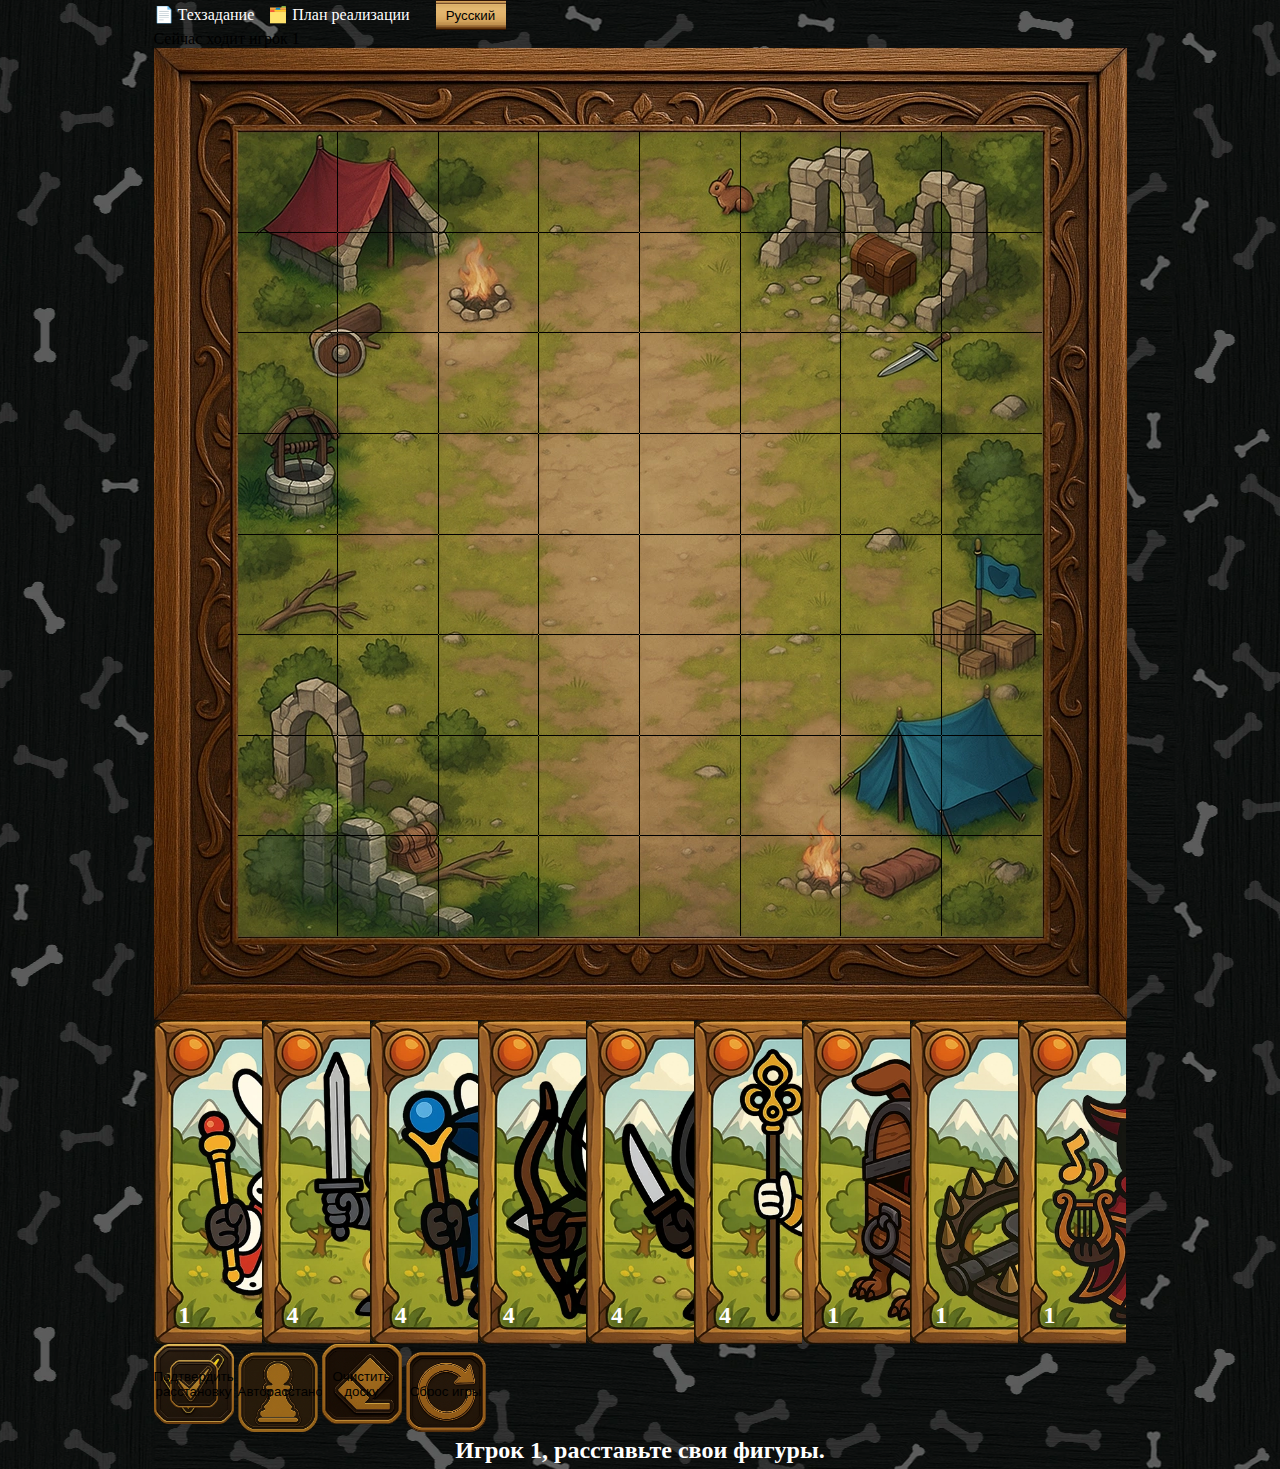
<file: index.html>
<!DOCTYPE html>
<html lang="ru">
<head>
	<meta charset="UTF-8">
	<title data-i18n="title">Not Chess v0.1</title>

	<!-- Подключение библиотеки jQuery для удобной работы с DOM и событиями -->
	<script src="https://code.jquery.com/jquery-3.6.0.min.js"></script>

	<script>
		const BOARD_SIZE = 8; // глобальная константа BOARD_SIZE для задания размеров доски
    document.documentElement.style.setProperty('--board-size', BOARD_SIZE);
    const HIDDEN_SYMBOL = '❓'; // символ для скрытия фигуры
    
    $(document).ready(function() {
      document.documentElement.style.setProperty('--doc-width', $(document.documentElement).width() +'px');
    });
    
    window.onload = function() {
      document.documentElement.style.setProperty('--doc-width', $(document.documentElement).width() +'px');
    };
    
    window.onresize = function() {
      document.documentElement.style.setProperty('--doc-width', $(document.documentElement).width() +'px');
    };
    
	</script>

	<!-- Подключение CSS стилей игры -->
	<link rel="stylesheet" href="style.css">
</head>
<body>
	<!-- <h1 data-i18n="title">Not Chess v0.1</h1> -->

	<div id="docs-links">
		<a href="docs.html" target="_blank" data-i18n="link_docs">📄 Техзадание</a>
		<a href="plan.html" target="_blank" data-i18n="link_plan">🗂️ План реализации</a>
    <select id="language-select">
      <option value="ru">Русский</option>
      <option value="en">English</option>
    </select>
	</div>

	<div id="current-player-display" data-i18n="player_moves">Сейчас ходит игрок 1</div>

	<div id="board"></div>
	
	<div id="inventory"></div>
	
	<div id="controls">
		<button id="confirm-placement-button" data-i18n="button_confirm">Подтвердить расстановку</button>
		<button id="auto-place-button" data-i18n="button_auto">Авторасстановка</button>
		<button id="clear-board-button" data-i18n="button_clear">Очистить доску</button>
		<button id="reset-button" data-i18n="button_reset">Сброс игры</button>
	</div>
	
	<div id="status" data-i18n="just_start">Статус: ждём начала</div>
	
	<div id="end-screen" style="display: none;">
		<h2 id="end-message" data-i18n="end_message">Игра окончена</h2>
		<button id="start-new-game-button" data-i18n="start_new_game">Начать заново</button>
	</div>

	<!-- data.js: содержит данные и конфигурацию фигур -->
	<script src="data.js"></script>

	<!-- lang.js: переводы и смена языка -->
	<script src="lang.js"></script>

	<!-- logic_setup.js: реализует игровую механику и правила (фаза расстановки) -->
	<script src="logic_setup.js"></script>
	
	<!-- logic_battle.js: реализует игровую механику и правила (фаза боя) -->
	<script src="logic_battle.js"></script>
	
	<!-- logic_end.js: реализует игровую механику и правила (фаза окончания игры) -->
	<script src="logic_end.js"></script>

	<!-- ui.js: отвечает за отображение элементов интерфейса и взаимодействие с DOM -->
	<script src="ui.js"></script>

	<!-- main.js: инициализирует игру, управляет фазами и обработкой событий -->
	<script src="main.js"></script>
</body>
</html>
</file>
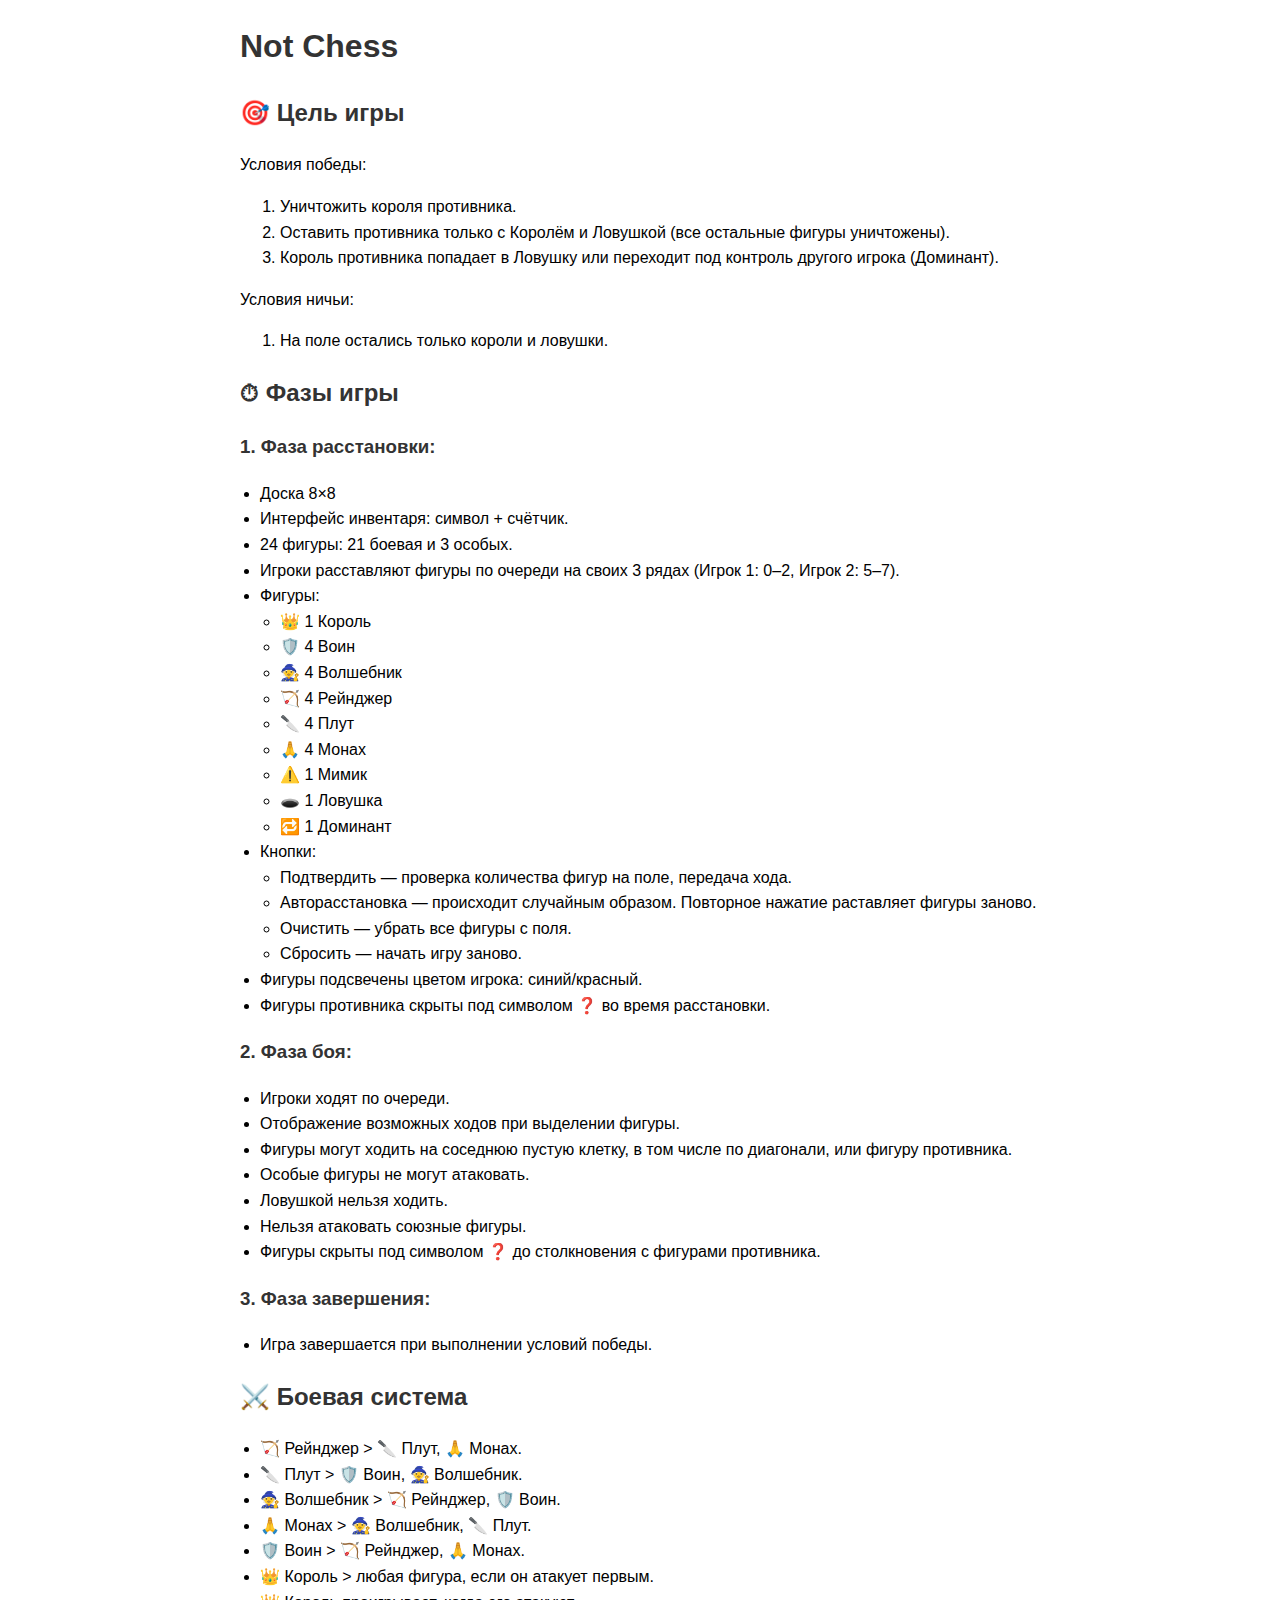
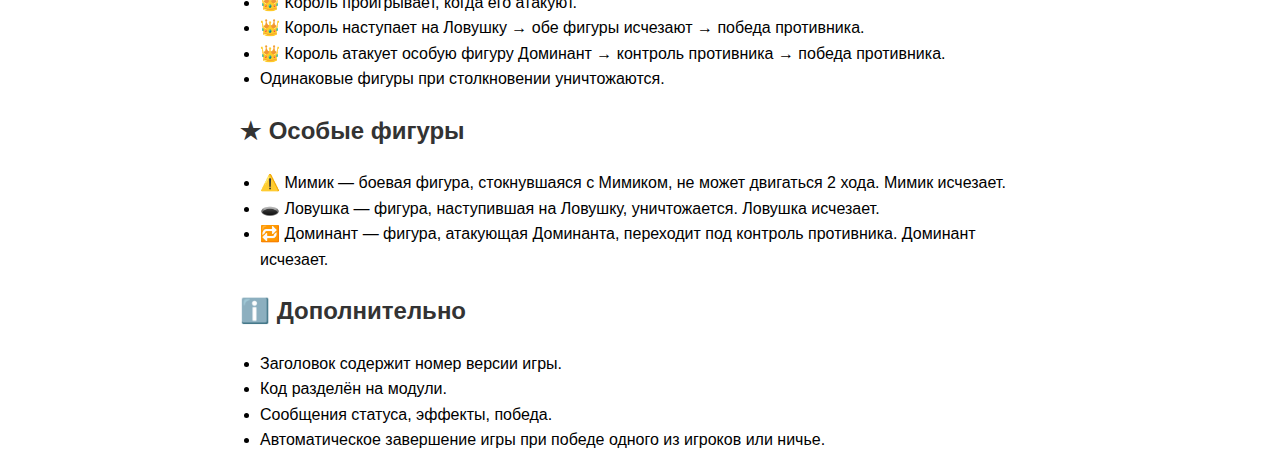
<file: docs.html>
<!DOCTYPE html>
<html lang="ru">
<head>
  <meta charset="UTF-8">
  <title>Техническое задание — Not Chess</title>
  <style>
    body {
      font-family: Arial, sans-serif;
      line-height: 1.6;
      max-width: 800px;
      margin: 20px auto;
      padding: 0 20px;
      background: #fff;
      color: #000;
    }
    h1, h2, h3 {
      color: #333;
    }
    ul {
      padding-left: 20px;
    }
  </style>
</head>
<body>
  <h1>Not Chess</h1>

  <h2>🎯 Цель игры</h2>
  <p>Условия победы:</p>
  <ol>
    <li>Уничтожить короля противника.</li>
    <li>Оставить противника только с Королём и Ловушкой (все остальные фигуры уничтожены).</li>
    <li>Король противника попадает в Ловушку или переходит под контроль другого игрока (Доминант).</li>
  </ol>
  <p>Условия ничьи:</p>
    <ol>
	<li>На поле остались только короли и ловушки.</li>
	</ol>
  <h2>⏱ Фазы игры</h2>
  <h3>1. Фаза расстановки:</h3>
  <ul>
    <li>Доска 8×8</li>
    <li>Интерфейс инвентаря: символ + счётчик.</li>
    <li>24 фигуры: 21 боевая и 3 особых.</li>
    <li>Игроки расставляют фигуры по очереди на своих 3 рядах (Игрок 1: 0–2, Игрок 2: 5–7).</li>
    <li>Фигуры:
      <ul>
        <li>👑 1 Король</li>
        <li>🛡️ 4 Воин</li>
        <li>🧙 4 Волшебник</li>
        <li>🏹 4 Рейнджер</li>
        <li>🔪 4 Плут</li>
        <li>🙏 4 Монах</li>
        <li>⚠️ 1 Мимик</li>
        <li>🕳️ 1 Ловушка</li>
        <li>🔁 1 Доминант</li>
      </ul>
    </li>
	<li>Кнопки:
	   <ul>
	<li>Подтвердить — проверка количества фигур на поле, передача хода.</li>
    <li>Авторасстановка — происходит случайным образом. Повторное нажатие раставляет фигуры заново.</li>
    <li>Очистить — убрать все фигуры с поля.</li>
    <li>Сбросить — начать игру заново.</li>
	   </ul>
	</li>
    <li>Фигуры подсвечены цветом игрока: синий/красный.</li>
    <li>Фигуры противника скрыты под символом ❓ во время расстановки.</li>
  </ul>

  <h3>2. Фаза боя:</h3>
  <ul>
    <li>Игроки ходят по очереди.</li>
    <li>Отображение возможных ходов при выделении фигуры.</li>
    <li>Фигуры могут ходить на соседнюю пустую клетку, в том числе по диагонали, или фигуру противника.</li>
    <li>Особые фигуры не могут атаковать.</li>
	<li>Ловушкой нельзя ходить.</li>
    <li>Нельзя атаковать союзные фигуры.</li>
    <li>Фигуры скрыты под символом ❓ до столкновения с фигурами противника.</li>
  </ul>

  <h3>3. Фаза завершения:</h3>
  <ul>
    <li>Игра завершается при выполнении условий победы.</li>
  </ul>

  <h2>⚔️ Боевая система</h2>
  <ul>
    <li>🏹 Рейнджер > 🔪 Плут, 🙏 Монах.</li>
    <li>🔪 Плут > 🛡️ Воин, 🧙 Волшебник.</li>
    <li>🧙 Волшебник > 🏹 Рейнджер, 🛡️ Воин.</li>
    <li>🙏 Монах > 🧙 Волшебник, 🔪 Плут.</li>
    <li>🛡️ Воин > 🏹 Рейнджер, 🙏 Монах.</li>
    <li>👑 Король > любая фигура, если он атакует первым.</li>
    <li>👑 Король проигрывает, когда его атакуют.</li>
    <li>👑 Король наступает на Ловушку → обе фигуры исчезают → победа противника.</li>
    <li>👑 Король атакует особую фигуру Доминант → контроль противника → победа противника.</li>
    <li>Одинаковые фигуры при столкновении уничтожаются.</li>
  </ul>

  <h2>★ Особые фигуры</h2>
  <ul>
    <li>⚠️ Мимик — боевая фигура, стокнувшаяся с Мимиком, не может двигаться 2 хода. Мимик исчезает.</li>
    <li>🕳️ Ловушка — фигура, наступившая на Ловушку, уничтожается. Ловушка исчезает.</li>
    <li>🔁 Доминант — фигура, атакующая Доминанта, переходит под контроль противника. Доминант исчезает.</li>
  </ul>

  <h2>ℹ️ Дополнительно</h2>
  <ul>
    <li>Заголовок содержит номер версии игры.</li>
    <li>Код разделён на модули.</li>
    <li>Сообщения статуса, эффекты, победа.</li>
    <li>Автоматическое завершение игры при победе одного из игроков или ничье.</li>
  </ul>
</body>
</html>
</file>
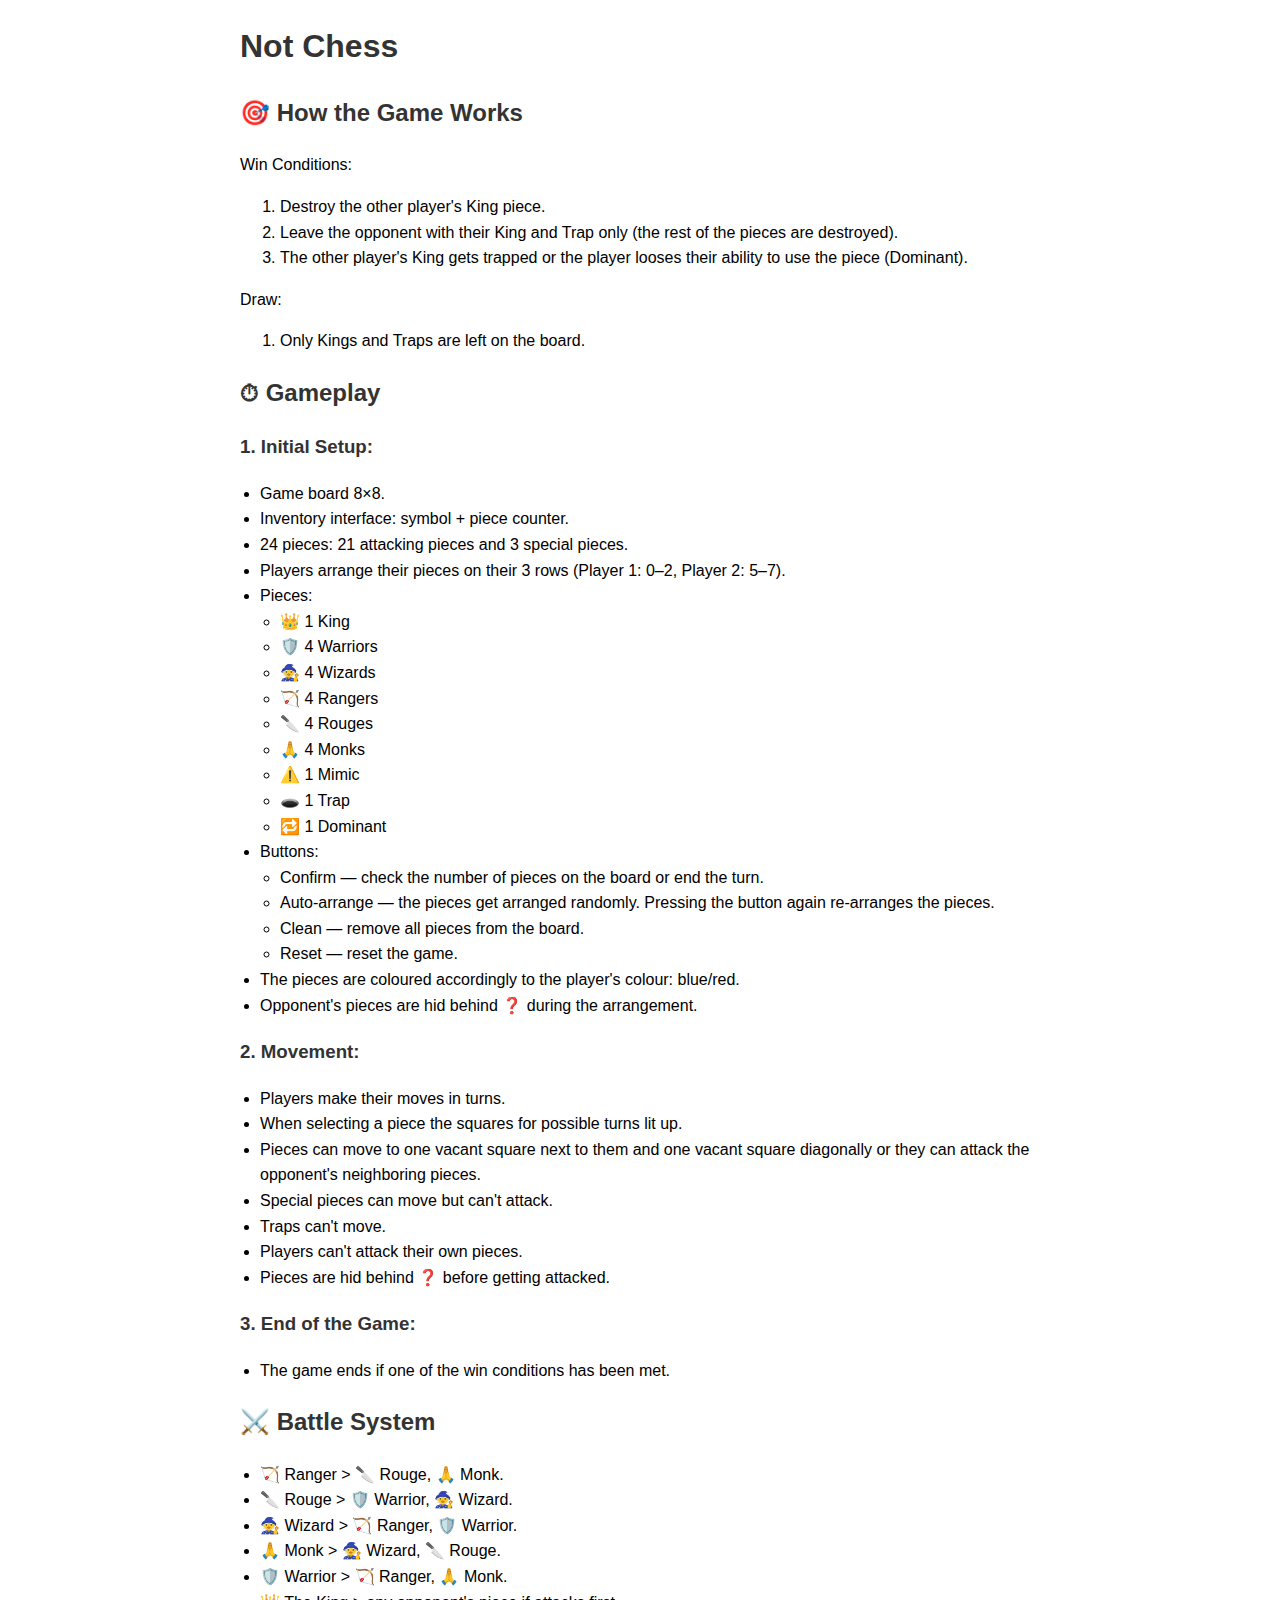
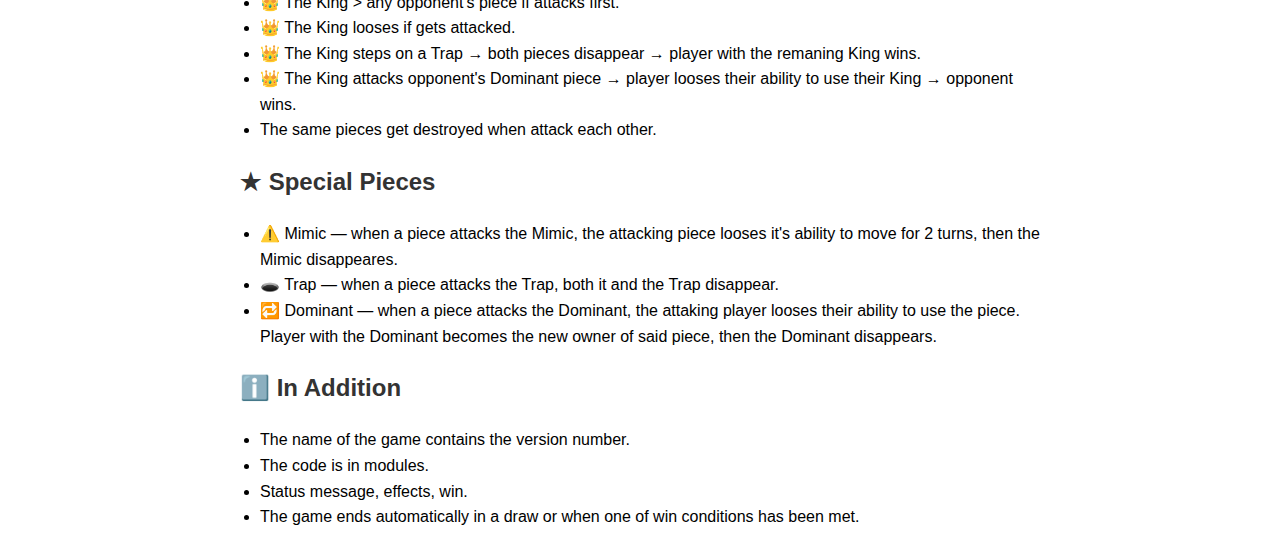
<file: docs_en.html>
<!DOCTYPE html>
<html lang="ru">
<head>
  <meta charset="UTF-8">
  <title>Техническое задание — Not Chess</title>
  <style>
    body {
      font-family: Arial, sans-serif;
      line-height: 1.6;
      max-width: 800px;
      margin: 20px auto;
      padding: 0 20px;
      background: #fff;
      color: #000;
    }
    h1, h2, h3 {
      color: #333;
    }
    ul {
      padding-left: 20px;
    }
  </style>
</head>
<body>
  <h1>Not Chess</h1>

  <h2>🎯 How the Game Works</h2>
  <p>Win Conditions:</p>
  <ol>
    <li>Destroy the other player's King piece.</li>
    <li>Leave the opponent with their King and Trap only (the rest of the pieces are destroyed).</li>
    <li>The other player's King gets trapped or the player looses their ability to use the piece (Dominant).</li>
  </ol>
  <p>Draw:</p>
    <ol>
	<li>Only Kings and Traps are left on the board.</li>
	</ol>
  <h2>⏱ Gameplay</h2>
  <h3>1. Initial Setup:</h3>
  <ul>
    <li>Game board 8×8.</li>
    <li>Inventory interface: symbol + piece counter.</li>
    <li>24 pieces: 21 attacking pieces and 3 special pieces.</li>
    <li>Players arrange their pieces on their 3 rows (Player 1: 0–2, Player 2: 5–7).</li>
    <li>Pieces:
      <ul>
        <li>👑 1 King</li>
        <li>🛡️ 4 Warriors</li>
        <li>🧙 4 Wizards</li>
        <li>🏹 4 Rangers</li>
        <li>🔪 4 Rouges</li>
        <li>🙏 4 Monks</li>
        <li>⚠️ 1 Mimic</li>
        <li>🕳️ 1 Trap</li>
        <li>🔁 1 Dominant</li>
      </ul>
    </li>
	<li>Buttons:
	   <ul>
	<li>Confirm — check the number of pieces on the board or end the turn.</li>
    <li>Auto-arrange — the pieces get arranged randomly. Pressing the button again re-arranges the pieces.</li>
    <li>Clean — remove all pieces from the board.</li>
    <li>Reset — reset the game.</li>
	   </ul>
	</li>
    <li>The pieces are coloured accordingly to the player's colour: blue/red.</li>
    <li>Opponent's pieces are hid behind ❓ during the arrangement.</li>
  </ul>

  <h3>2. Movement:</h3>
  <ul>
    <li>Players make their moves in turns.</li>
    <li>When selecting a piece the squares for possible turns lit up.</li>
    <li>Pieces can move to one vacant square next to them and one vacant square diagonally or they can attack the opponent's neighboring pieces.</li>
    <li>Special pieces can move but can't attack.</li>
	<li>Traps can't move.</li>
    <li>Players can't attack their own pieces.</li>
    <li>Pieces are hid behind ❓ before getting attacked.</li>
  </ul>

  <h3>3. End of the Game:</h3>
  <ul>
    <li>The game ends if one of the win conditions has been met.</li>
  </ul>

  <h2>⚔️ Battle System</h2>
  <ul>
    <li>🏹 Ranger > 🔪 Rouge, 🙏 Monk.</li>
    <li>🔪 Rouge > 🛡️ Warrior, 🧙 Wizard.</li>
    <li>🧙 Wizard > 🏹 Ranger, 🛡️ Warrior.</li>
    <li>🙏 Monk > 🧙 Wizard, 🔪 Rouge.</li>
    <li>🛡️ Warrior > 🏹 Ranger, 🙏 Monk.</li>
    <li>👑 The King > any opponent's piece if attacks first.</li>
    <li>👑 The King looses if gets attaсked.</li>
    <li>👑 The King steps on a Trap → both pieces disappear → player with the remaning King wins.</li>
    <li>👑 The King attacks opponent's Dominant piece → player looses their ability to use their King → opponent wins.</li>
    <li>The same pieces get destroyed when attack each other.</li>
  </ul>

  <h2>★ Special Pieces</h2>
  <ul>
    <li>⚠️ Mimic — when a piece attacks the Mimic, the attacking piece looses it's ability to move for 2 turns, then the Mimic disappeares.</li>
    <li>🕳️ Trap — when a piece attacks the Trap, both it and the Trap disappear.</li>
    <li>🔁 Dominant — when a piece attacks the Dominant, the attaking player looses their ability to use the piece. Player with the Dominant becomes the new owner of said piece, then the Dominant disappears. </li>
  </ul>

  <h2>ℹ️ In Addition</h2>
  <ul>
    <li>The name of the game contains the version number.</li>
    <li>The code is in modules.</li>
    <li>Status message, effects, win.</li>
    <li>The game ends automatically in a draw or when one of win conditions has been met.</li>
  </ul>
</body>
</html>
</file>
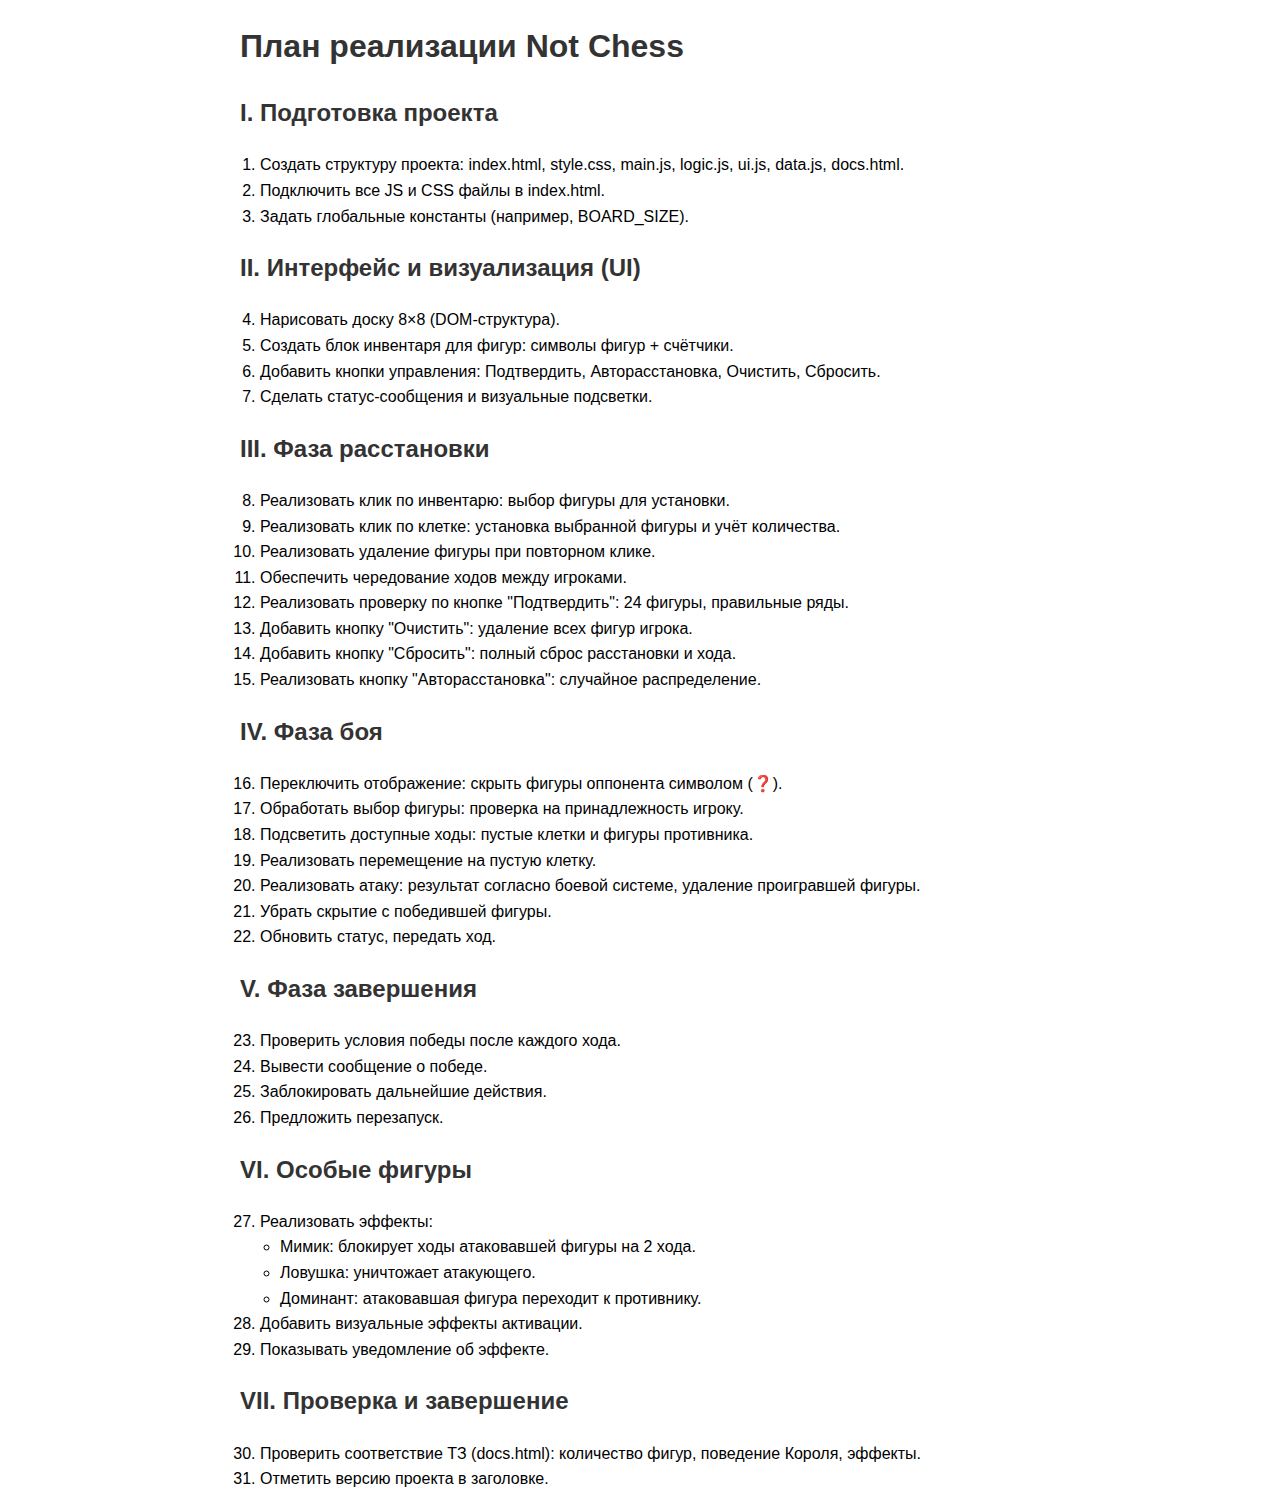
<file: plan.html>
<!DOCTYPE html>
<html lang="ru">
<head>
  <meta charset="UTF-8">
  <title>План реализации — Not Chess</title>
  <style>
    body {
      font-family: Arial, sans-serif;
      line-height: 1.6;
      max-width: 800px;
      margin: 20px auto;
      padding: 0 20px;
      background: #fff;
      color: #000;
    }
    h1, h2, h3 {
      color: #333;
    }
    ul, ol {
      padding-left: 20px;
    }
  </style>
</head>
<body>
  <h1>План реализации Not Chess</h1>

  <h2>I. Подготовка проекта</h2>
  <ol>
    <li>Создать структуру проекта: index.html, style.css, main.js, logic.js, ui.js, data.js, docs.html.</li>
    <li>Подключить все JS и CSS файлы в index.html.</li>
    <li>Задать глобальные константы (например, BOARD_SIZE).</li>
  </ol>

  <h2>II. Интерфейс и визуализация (UI)</h2>
  <ol start="4">
    <li>Нарисовать доску 8×8 (DOM-структура).</li>
    <li>Создать блок инвентаря для фигур: символы фигур + счётчики.</li>
    <li>Добавить кнопки управления: Подтвердить, Авторасстановка, Очистить, Сбросить.</li>
    <li>Сделать статус-сообщения и визуальные подсветки.</li>
  </ol>

  <h2>III. Фаза расстановки</h2>
  <ol start="8">
    <li>Реализовать клик по инвентарю: выбор фигуры для установки.</li>
    <li>Реализовать клик по клетке: установка выбранной фигуры и учёт количества.</li>
    <li>Реализовать удаление фигуры при повторном клике.</li>
    <li>Обеспечить чередование ходов между игроками.</li>
    <li>Реализовать проверку по кнопке "Подтвердить": 24 фигуры, правильные ряды.</li>
    <li>Добавить кнопку "Очистить": удаление всех фигур игрока.</li>
    <li>Добавить кнопку "Сбросить": полный сброс расстановки и хода.</li>
    <li>Реализовать кнопку "Авторасстановка": случайное распределение.</li>
  </ol>

  <h2>IV. Фаза боя</h2>
  <ol start="16">
    <li>Переключить отображение: скрыть фигуры оппонента символом (❓).</li>
    <li>Обработать выбор фигуры: проверка на принадлежность игроку.</li>
    <li>Подсветить доступные ходы: пустые клетки и фигуры противника.</li>
    <li>Реализовать перемещение на пустую клетку.</li>
    <li>Реализовать атаку: результат согласно боевой системе, удаление проигравшей фигуры.</li>
    <li>Убрать скрытие с победившей фигуры.</li>
    <li>Обновить статус, передать ход.</li>
  </ol>

  <h2>V. Фаза завершения</h2>
  <ol start="23">
    <li>Проверить условия победы после каждого хода.</li>
    <li>Вывести сообщение о победе.</li>
    <li>Заблокировать дальнейшие действия.</li>
    <li>Предложить перезапуск.</li>
  </ol>

  <h2>VI. Особые фигуры</h2>
  <ol start="27">
    <li>Реализовать эффекты:
      <ul>
        <li>Мимик: блокирует ходы атаковавшей фигуры на 2 хода.</li>
        <li>Ловушка: уничтожает атакующего.</li>
        <li>Доминант: атаковавшая фигура переходит к противнику.</li>
      </ul>
    </li>
    <li>Добавить визуальные эффекты активации.</li>
    <li>Показывать уведомление об эффекте.</li>
  </ol>

  <h2>VII. Проверка и завершение</h2>
  <ol start="30">
    <li>Проверить соответствие ТЗ (docs.html): количество фигур, поведение Короля, эффекты.</li>
    <li>Отметить версию проекта в заголовке.</li>
  </ol>
</body>
</html>
</file>
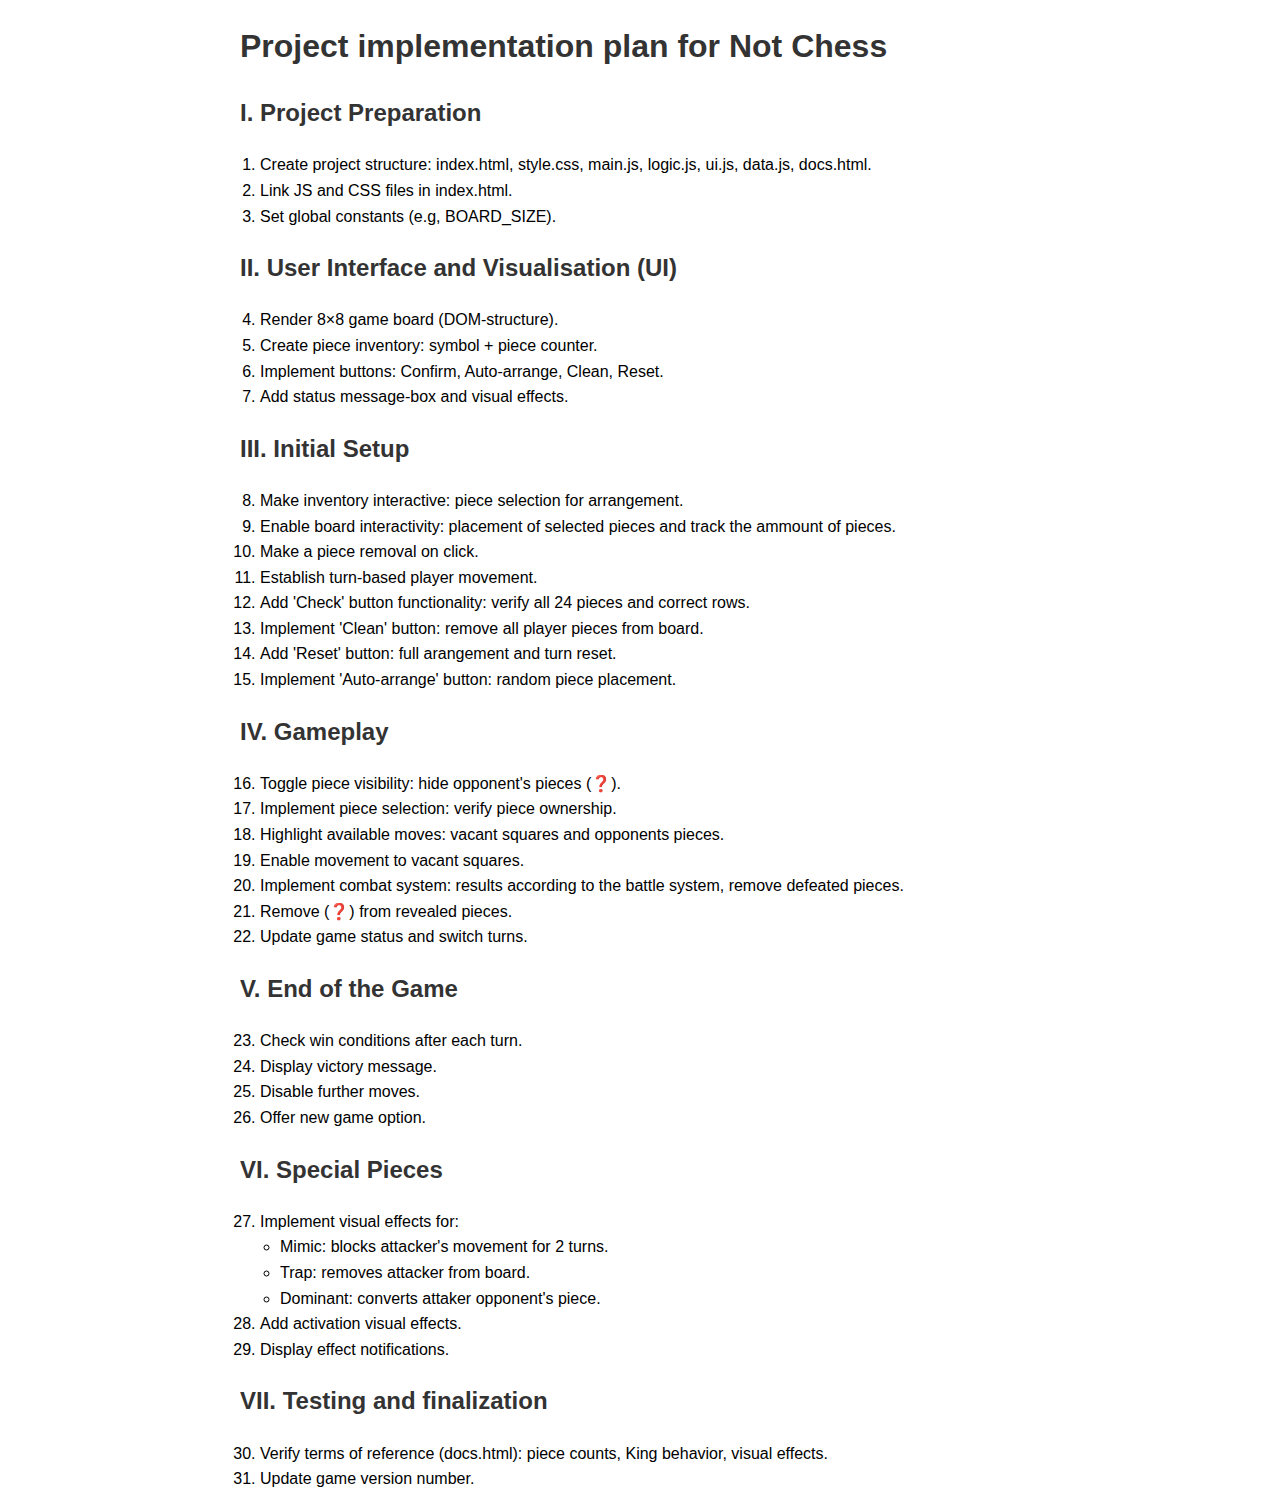
<file: plan_en.html>
<!DOCTYPE html>
<html lang="ru">
<head>
  <meta charset="UTF-8">
  <title>План реализации — Not Chess</title>
  <style>
    body {
      font-family: Arial, sans-serif;
      line-height: 1.6;
      max-width: 800px;
      margin: 20px auto;
      padding: 0 20px;
      background: #fff;
      color: #000;
    }
    h1, h2, h3 {
      color: #333;
    }
    ul, ol {
      padding-left: 20px;
    }
  </style>
</head>
<body>
  <h1>Project implementation plan for Not Chess</h1>

  <h2>I. Project Preparation</h2>
  <ol>
    <li>Create project structure: index.html, style.css, main.js, logic.js, ui.js, data.js, docs.html.</li>
    <li>Link JS and CSS files in index.html.</li>
    <li>Set global constants (e.g, BOARD_SIZE).</li>
  </ol>

  <h2>II. User Interface and Visualisation (UI)</h2>
  <ol start="4">
    <li>Render 8×8 game board (DOM-structure).</li>
    <li>Create piece inventory: symbol + piece counter.</li>
    <li>Implement buttons: Confirm, Auto-arrange, Clean, Reset.</li>
    <li>Add status message-box and visual effects.</li>
  </ol>

  <h2>III. Initial Setup</h2>
  <ol start="8">
    <li>Make inventory interactive: piece selection for arrangement.</li>
    <li>Enable board interactivity: placement of selected pieces and track the ammount of pieces.</li>
    <li>Make a piece removal on click.</li>
    <li>Establish turn-based player movement.</li>
    <li>Add 'Check' button functionality: verify all 24 pieces and correct rows.</li>
    <li>Implement 'Clean' button: remove all player pieces from board.</li>
    <li>Add 'Reset' button: full arangement and turn reset.</li>
    <li>Implement 'Auto-arrange' button: random piece placement.</li>
  </ol>

  <h2>IV. Gameplay</h2>
  <ol start="16">
    <li>Toggle piece visibility: hide opponent's pieces (❓).</li>
    <li>Implement piece selection: verify piece ownership.</li>
    <li>Highlight available moves: vacant squares and opponents pieces.</li>
    <li>Enable movement to vacant squares.</li>
    <li>Implement combat system: results according to the battle system, remove defeated pieces.</li>
    <li>Remove (❓) from revealed pieces.</li>
    <li>Update game status and switch turns.</li>
  </ol>

  <h2>V. End of the Game</h2>
  <ol start="23">
    <li>Check win conditions after each turn.</li>
    <li>Display victory message.</li>
    <li>Disable further moves.</li>
    <li>Offer new game option.</li>
  </ol>

  <h2>VI. Special Pieces</h2>
  <ol start="27">
    <li>Implement visual effects for:
      <ul>
        <li>Mimic: blocks attacker's movement for 2 turns.</li>
        <li>Trap: removes attacker from board.</li>
        <li>Dominant: converts attaker opponent's piece.</li>
      </ul>
    </li>
    <li>Add activation visual effects.</li>
    <li>Display effect notifications.</li>
  </ol>

  <h2>VII. Testing and finalization</h2>
  <ol start="30">
    <li>Verify terms of reference (docs.html): piece counts, King behavior, visual effects.</li>
    <li>Update game version number.</li>
  </ol>
</body>
</html>
</file>
<file: style.css>
/* Основной размер клетки */
:root {
  /* #board { padding: 84px; } */
  /* 84px = 84*100/973 = 8.63309352518% */
  /* --max-size = 973px - меняем --max-size и/или #board padding, тогда поменяются и эти цифры. */
	--cell-size: 60px;
  --max-size: 973px;
  --board-width: 8.63309352518; /* 84px */
  --board-gap: 1px;
	background: url('Design/Game/Map/Background.webp') #000;
	margin: 0 auto;
	max-width: var(--max-size);
  min-width: 320px;
}

body {
	margin: 0;
}

/* Финальный экран */
.end-screen {
	font-size: 24px;
	text-align: center;
	padding: 40px;
	background-color: #222;
	color: #fff;
	border-radius: 12px;
	box-shadow: 0 0 20px rgba(0,0,0,0.5);
}

/* Блокировка доски */
#board.disabled .cell {
	pointer-events: none;
	opacity: 0.6;
}

/* Подсветка атак и ходов */
.cell.available-move {
	background-color: rgba(100, 200, 255, 0.4);
}

.cell.available-attack {
	background-color: rgba(255, 100, 100, 0.4);
}

/* Подсветка выбранной клетки */
.cell.highlight {
	box-shadow: inset 0px 0px 13px yellow;
  z-index: 1;
}

/* Примерные базовые стили для ячеек и доски */
#board {
	display: grid;
	grid-template-columns: repeat(var(--board-size), calc(var(--doc-width) / var(--board-size) - (var(--doc-width) * var(--board-width) / 100 / var(--board-size) * 2) - var(--board-gap)));
	grid-template-rows: repeat(var(--board-size), calc(var(--doc-width) / var(--board-size) - (var(--doc-width) * var(--board-width) / 100 / var(--board-size) * 2) - var(--board-gap)));
  max-width: var(--max-size);
  max-height: var(--max-size);
  background: url('Design/Game/Map/Playing_field.webp') no-repeat #fff;
  gap: var(--board-gap);
  padding: calc(var(--doc-width) * var(--board-width) / 100);
  background-size: 100%;
}

.cell {
	display: flex;
	align-items: center;
	justify-content: center;
	cursor: pointer;
	user-select: none;
  position: relative;
  background-size: 100%;
  background-repeat: no-repeat;
  background-position: center;
}

.cell:not([data-col="7"])::after {
  position: absolute;
  content: '';
  display: block;
  width: 1px;
  height: 100%;
  background: #000;
  right: -1px;
}

.cell:not([data-row="7"])::before {
  position: absolute;
  content: '';
  display: block;
  width: 100%;
  height: 1px;
  background: #000;
  bottom: -1px;
}

#inventory {
  overflow: hidden;
  position: relative;
  width: 100%;
  height: calc(var(--doc-width) / 3);
}

.inventory-item {
	cursor: pointer;
  background-size: 300%;
  width: calc(100% / 9);
  height: 100%;
  position: absolute;
  left: 0;
  top: 0;
}

.inventory-item::after {
  content: attr(data-cnt);
  position: absolute;
  left: 23.1267345051%;
  bottom: 4.62487628456%;
  color: #fff;
  font-size: 1.5rem;
  font-weight: 700;
}

#pre-status {
  display: flex;
  align-items: center; /* вертикаль */
  justify-content: center; /* горизонталь */
  min-height: 72px;
}

#status {
	margin: 5px 0;
	font-weight: bold;
  font-size: 1.5rem;
  text-align: center;
}

.inventory-item.selected {
	width: calc(100% / 3);
  z-index: 1;
  background-size: 100%;
}

.inventory-item.selected::after {
  left: 7.70812714093%;
}

.inventory-item.selected[data-figure="trap"] {
  margin-left: calc(100% / 9 * -1);
}

.inventory-item.selected[data-figure="dominant"] {
  margin-left: calc(100% / 4.5 * -1);
}

.player1 {
	background-color: rgba(255, 0, 0, 0.2); /* красная подсветка */
}

.player2 {
  background-color: rgba(0, 128, 255, 0.2); /* синяя подсветка */
}

#docs-links a,
#status,
#end-screen {
	color: #fff;
}

#docs-links a {
  margin-right: 10px;
  text-decoration: none;
}

#controls button {
  width: 80px;
  height: 80px;
  cursor: pointer;
  background-size: 100%;
  border: 0;
  padding: 0;
  margin: 0;
  background-color: transparent;
  background-repeat: no-repeat;
}

#controls #confirm-placement-button {
  background-image: url('Design/Game/Buttons/Confirm.webp'),
                    url('Design/Game/Buttons/Confirm_1.webp');
}

#controls #auto-place-button {
  background-image: url('Design/Game/Buttons/AUTO.webp'),
                    url('Design/Game/Buttons/AUTO_1.webp');
}

#controls #clear-board-button {
  background-image: url('Design/Game/Buttons/Сlean_out.webp'),
                    url('Design/Game/Buttons/Сlean_out_1.webp');
}

#controls #reset-button {
  background-image: url('Design/Game/Buttons/Reset.webp'),
                    url('Design/Game/Buttons/Reset_1.webp');
}

#controls #confirm-placement-button:hover,
#controls #confirm-placement-button:focus {
	background-image: url('Design/Game/Buttons/Confirm_1.webp');
}

#controls #auto-place-button:hover,
#controls #auto-place-button:focus {
	background-image: url('Design/Game/Buttons/AUTO_1.webp');
}

#controls #clear-board-button:hover,
#controls #clear-board-button:focus {
	background-image: url('Design/Game/Buttons/Сlean_out_1.webp');
}

#controls #reset-button:hover,
#controls #reset-button:focus {
	background-image: url('Design/Game/Buttons/Reset_1.webp');
}

#top {
  display: flex;
}

#center {
  flex-basis: 100%;
  text-align: center;
}

#last {
  display: flex;
  justify-content: right;
}

#docs-links,
#last {
  width: 50%;
}

#docs-links ul {
  margin: 0 0 10px;
  padding: 0;
  list-style: none;
  display: flex;
  flex-wrap: wrap;
}

@media (max-width: 800px) {
	#top {
    flex-wrap: wrap;
  }
  #center {
    order: 3;
  }
  #docs-links {
    width: 60%;
  }
  #last {
    width: 40%;
  }
}

#pre-select {
  display: inline-block;
  position: relative;
}

#language-select {
  height: 30px;
  padding: 0;
  appearance: none;
  background: url('Design/Game/Buttons/Line-Center.webp') repeat-x;
  background-size: auto 30px;
  margin: 0px 12px;
  padding: 0 10px;
}

#pre-select::before,
#pre-select::after {
  position: absolute;
  left: 0;
  top: 0;
  content: '';
  width: 12px;
  height: 30px;
  background: url('Design/Game/Buttons/Line.webp') no-repeat;
  background-position: left top;
  background-size: auto 30px;
}

#pre-select::after {
  background-position: right top;
  left: auto;
  right: 0;
}

#language-select option {
  background-color: black;
  color: white;
}

#language-select,
#language-select:active,
#language-select:focus,
#language-select:hover {
  border: none;
  outline: none;
}

#cards #current-player-display {
  text-align: center;
  color: yellow;
}

#cards #current-player-display span {
  background-color: rgba(0, 0, 0, 0.65);
  margin: 5px 0;
  font-size: 1.5rem;
  display: inline-block;
}

#end-screen {
  display: none !important;
}

@media (max-width: 440px) {
	#controls button {
    width: 70px;
    height: 70px;
  }
  #pre-status {
    min-height: 60px;
  }
  #status {
    font-size: 1.1rem;
  }
  #cards #current-player-display span {
    padding: 5px;
    font-size: 1.2rem;
  }
}

#player {
  width: 26px;
  height: 26px;
  cursor: pointer;
  background-size: 100%;
  border: 0;
  padding: 0;
  margin: 2px 4px 0 0;
  background-color: transparent;
  background-repeat: no-repeat;
  background-image: url('Design/Game/Buttons/Play.webp');
}

#player.pause {
  background-image: url('Design/Game/Buttons/Pause.webp');
}
</file>
